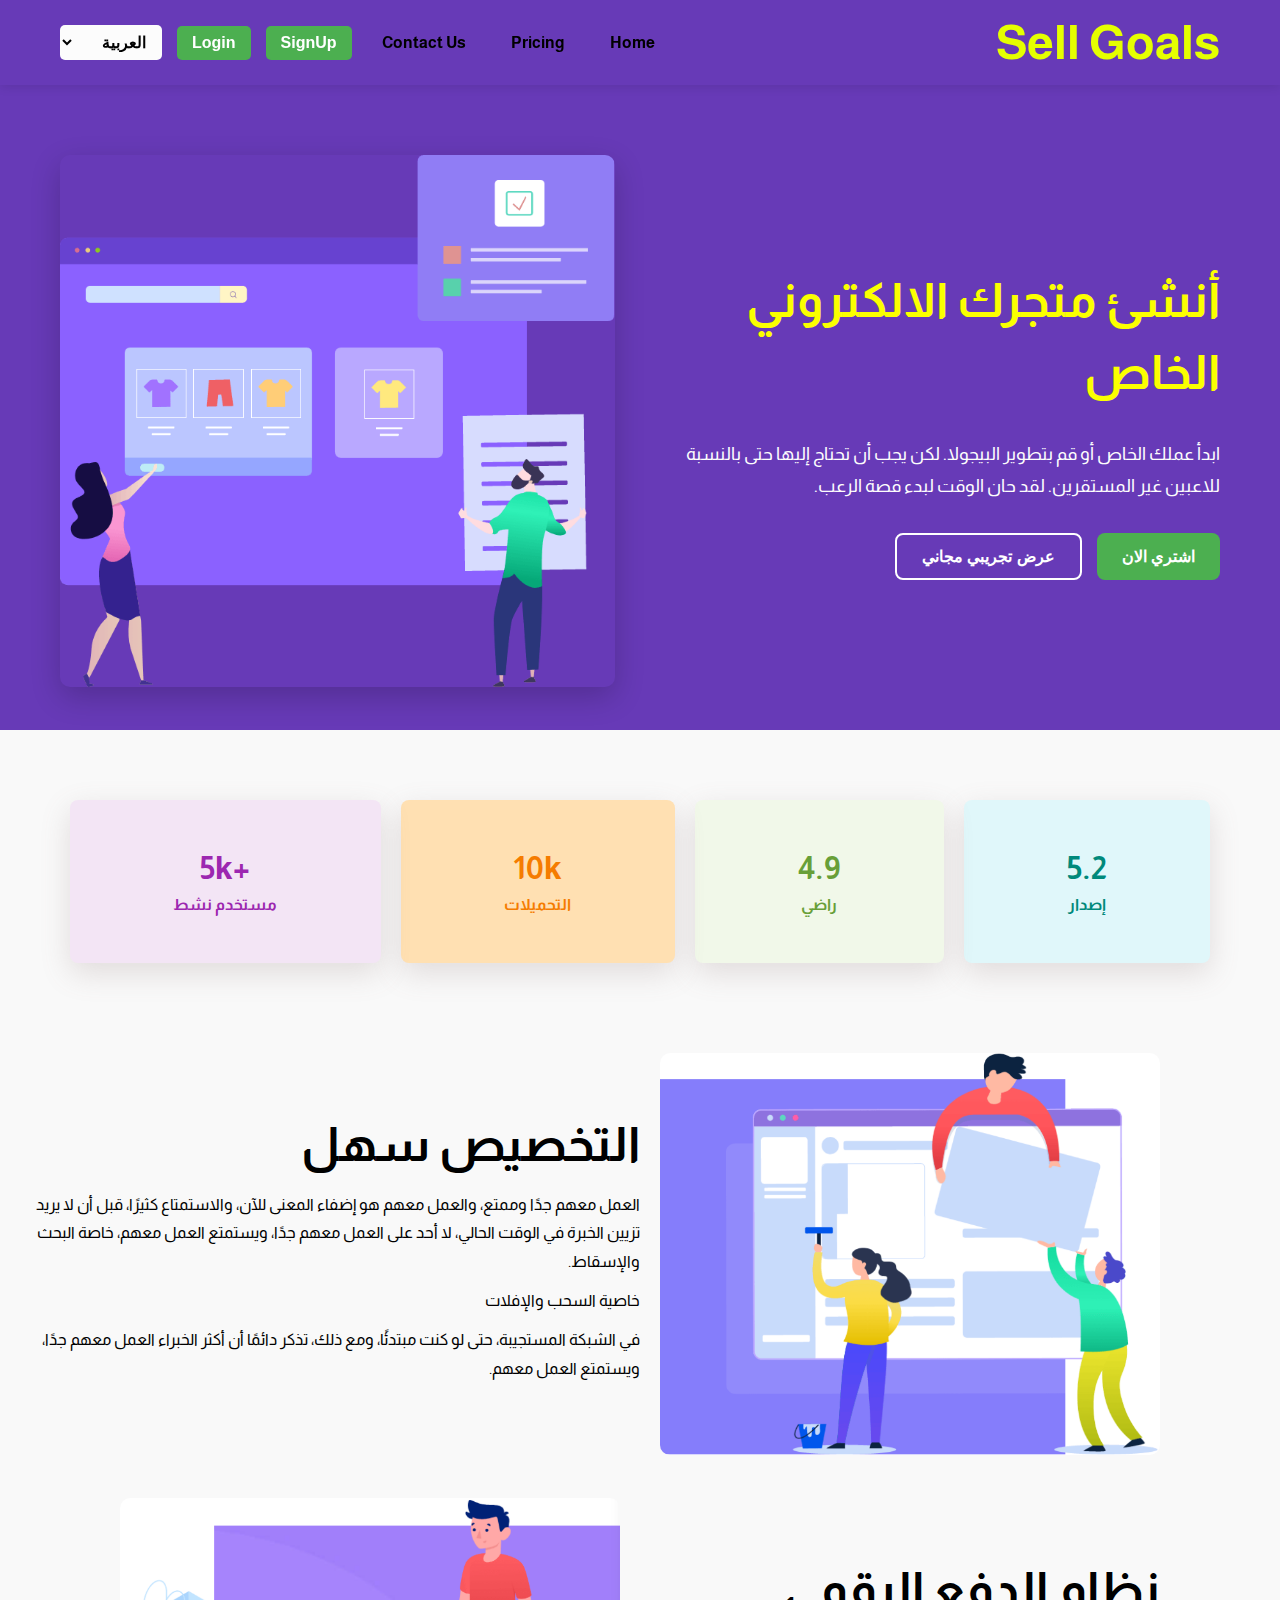
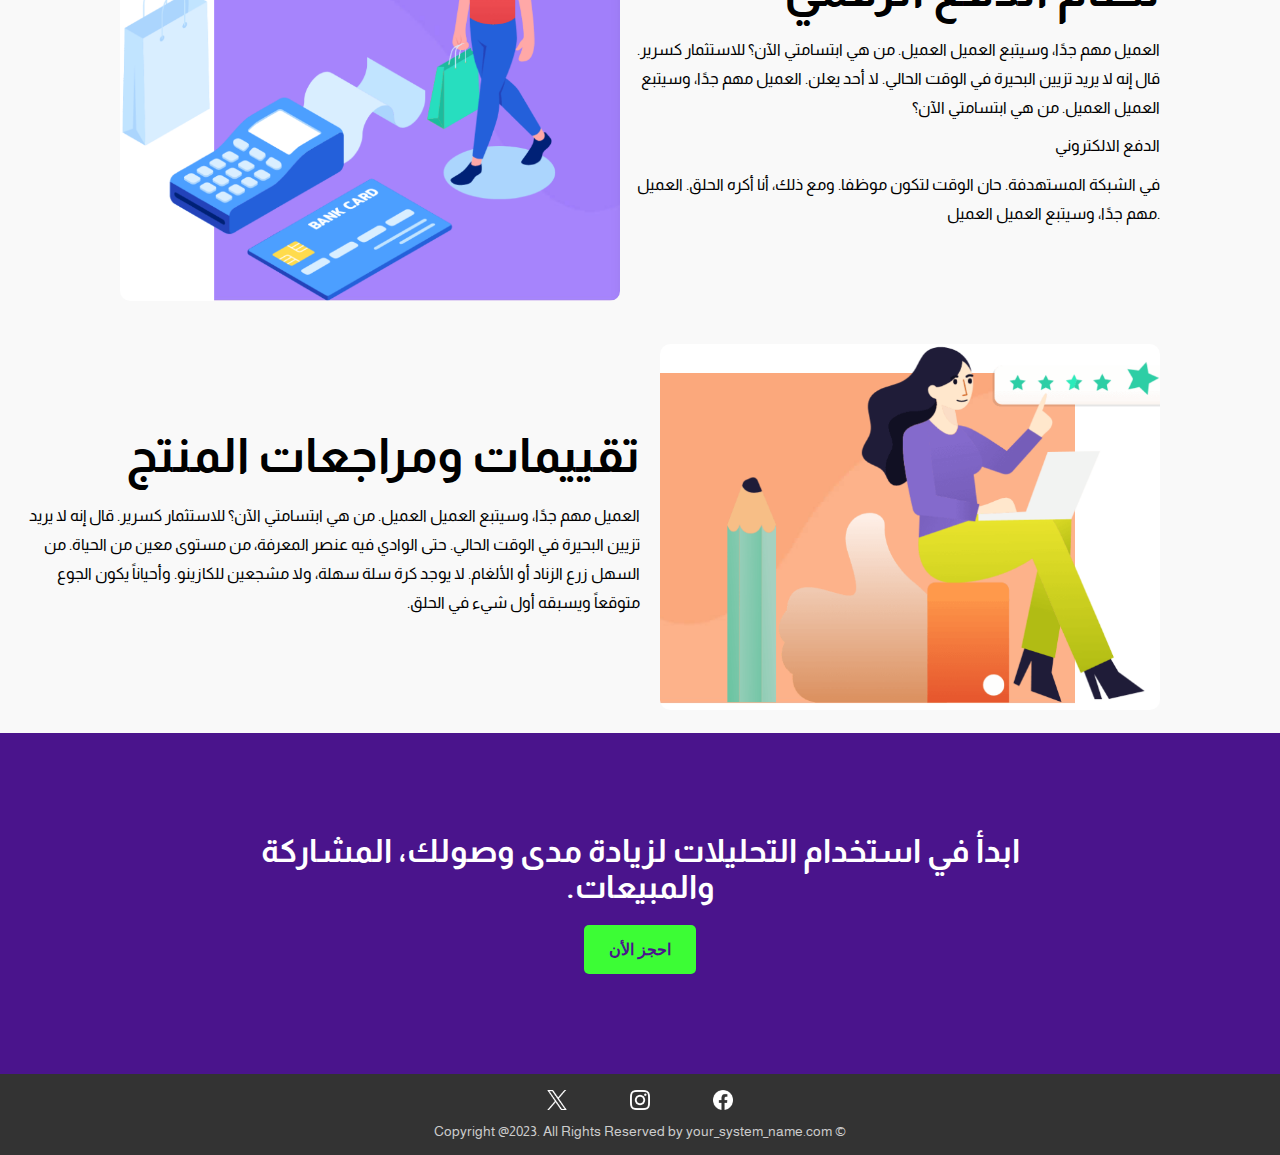
<file: index.html>
<!DOCTYPE html>
<html lang="ar" dir="rtl">
<head>
    
    <meta charset="UTF-8">
    <title>Sell Goals</title>
    <link rel="preconnect" href="https://fonts.googleapis.com">
    <link rel="preconnect" href="https://fonts.gstatic.com" crossorigin>
    <link href="https://fonts.googleapis.com/css2?family=Almarai:wght@300;400;700;800&display=swap" rel="stylesheet">
    <link rel="icon" href="favicon.ico" type="image/x-icon">
    <meta name="viewport" content="width=device-width, initial-scale=1.0">
    <title>Sell Goals</title>
    <link rel="stylesheet" href="style.css">
</head>
<body>
    <header id="mainHeader" class="header-purple">
        <nav>
            <div class="logo">
                <span>Sell Goals</span>
            </div>
            <button class="mobile-menu-button" onclick="toggleMenu()">☰</button>
            <div class="menu" id="mainMenu">
                <a href="#" class="home">Home</a>
                <a href="pricing.html">Pricing</a>
                <a href="contact.html">Contact Us</a>
                <button onclick="goToSignup()">SignUp</button>
                <button onclick="goToLogin()">Login</button>
                <div class="language-dropdown">
                    <select id="language" onchange="changeLanguage(this.value)">
                        <option value="ar" selected>العربية</option>
                        <option value="en">English</option>
                    </select>
                </div>
            </div>
        </nav>
    </header>

    <main>
        <section class="hero">
            <div class="hero-content">
                <h1>أنشئ متجرك الالكتروني الخاص</h1>
                <p>ابدأ عملك الخاص أو قم بتطوير البيجولا. لكن يجب أن تحتاج إليها حتى بالنسبة للاعبين غير المستقرين. لقد حان الوقت لبدء قصة الرعب.</p>
                <div class="hero-buttons">
                    <button class="start-selling"> اشتري الان</button>
                    <button class="explore-features">عرض تجريبي مجاني</button>
                </div>
            </div>
            <div class="hero-image">
                <img src="888.png" alt="أنشئ متجرك الالكتروني الخاص">
            </div>
        </section>
    </main>
<main.ststs>
    <section class="stats-section">
        <div class="box">
            <div class="stat-box">
                <span class="stat-number">5.2</span>
                <span class="stat-label">إصدار</span>
            </div>
            <div class="stat-box">
                <span class="stat-number">4.9</span>
                <span class="stat-label">راضي</span>
            </div>
            <div class="stat-box">
                <span class="stat-number">10k</span>
                <span class="stat-label">التحميلات</span>
            </div>
            <div class="stat-box">
                <span class="stat-number">+5k</span>
                <span class="stat-label">مستخدم نشط</span>
            </div>
        </div>
    </section>
</main.ststs>
       

<main.athor>
    <section class="athor">
        <div class="athor-images">
            <img src="555.png" alt="">
        </div>

            <div class="athor-info">
                <span>التخصيص سهل</span>
                <p>العمل معهم جدًا وممتع، والعمل معهم هو إضفاء المعنى للآن، والاستمتاع كثيرًا، قبل أن لا يريد تزيين الخبرة في الوقت الحالي، لا أحد على العمل معهم جدًا، ويستمتع العمل معهم، خاصة البحث والإسقاط.</p>
                <p>خاصية السحب والإفلات</p>
                <p>في الشبكة المستجيبة، حتى لو كنت مبتدئًا، ومع ذلك، تذكر دائمًا أن أكثر الخبراء العمل معهم جدًا، ويستمتع العمل معهم.</p>
              </div>
    </section>

</main.athor>
<main.athor1>
    <section class="athor1">
        <div class="athor-images1">
            <img src="101010.png" alt="">
        </div>
        
            <div class="athor-info1">
                <span>نظام الدفع الرقمي</span>
                <p>العميل مهم جدًا، وسيتبع العميل العميل. من هي ابتسامتي الآن؟ للاستثمار كسرير. قال إنه لا يريد تزيين البحيرة في الوقت الحالي. لا أحد يعلن. العميل مهم جدًا، وسيتبع العميل العميل. من هي ابتسامتي الآن؟</p>
                <p>الدفع الالكتروني    </p>
                <p>في الشبكة المستهدفة. حان الوقت لتكون موظفا. ومع ذلك، أنا أكره الحلق. العميل مهم جدًا، وسيتبع العميل العميل.     </p>
              </div>
    </section>

</main.athor1>
<main.athor2>
    <section class="athor2">
        <div class="athor-images2">
            <img src="1111.png" alt="">
        </div>
        
            <div class="athor-info2">
                <span>تقييمات ومراجعات المنتج   </span>
                <p>العميل مهم جدًا، وسيتبع العميل العميل. من هي ابتسامتي الآن؟ للاستثمار كسرير. قال إنه لا يريد تزيين البحيرة في الوقت الحالي. حتى الوادي فيه عنصر المعرفة، من مستوى معين من الحياة. من السهل زرع الزناد أو الألغام.
                     لا يوجد كرة سلة سهلة، ولا مشجعين للكازينو. وأحياناً يكون الجوع متوقعاً ويسبقه أول شيء في الحلق.</p>
              </div>
    </section>
</main.athor2>


<div class="bord-section">
  <div class="bord-content">
    <h1>ابدأ في استخدام التحليلات لزيادة مدى وصولك، المشاركة والمبيعات.</h1>
    <button class="bord-button">احجز الأن </button>
  </div>
</div>
    <footer>
        <div class="social-icons">
            <div>
                <a href=" https://www.facebook.com/profile.php?id=100010080276889&mibextid=ZbWKwL" target="_blank"><img src="facebook.png" alt="فيسبوك"></a>
                <a href="https://www.instagram.com/omar._.atef1?igsh=MWtldjJod3oxOXB2cQ==" target="_blank"><img src="instagram.png" alt="انستجرام"></a>
                <a href="https://x.com/omerabomosa1?t=pMHx_F2wFb_BtHjuLH3pwg&s=09" target="_blank"><img src="twitter.png" alt="تويتر"></a>
            </div>
        <p>&copy; Copyright @2023. All Rights Reserved by your_system_name.com</p>
    </footer>
    <script src="script.js"></script>
    
</body>
</html>
</file>
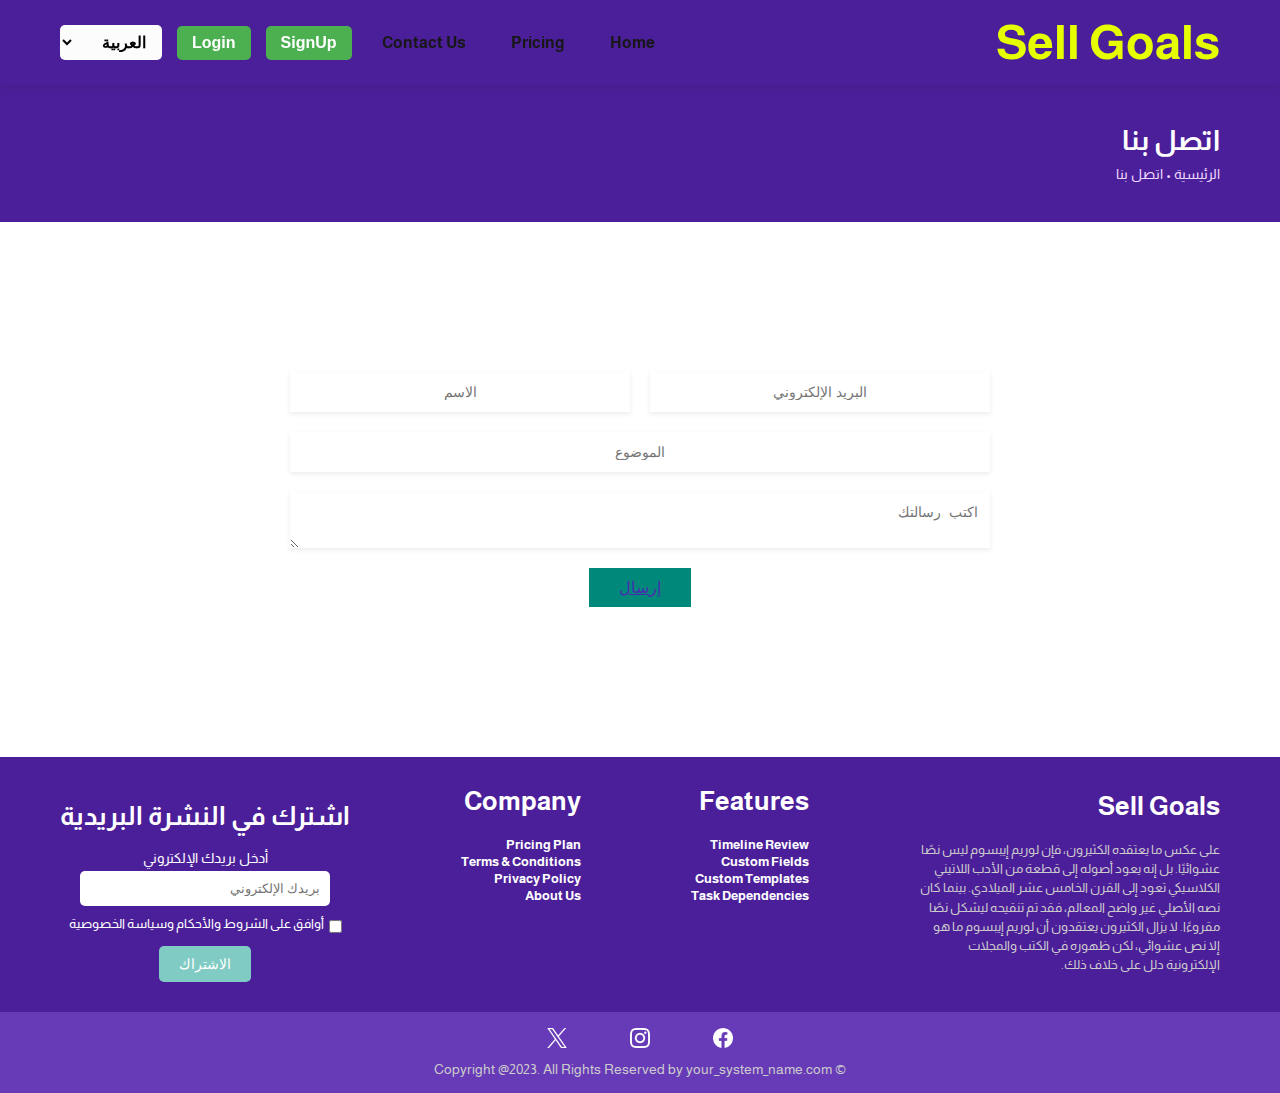
<file: contact.html>
<!DOCTYPE html>
<html lang="ar" dir="rtl">
<head>
    
    <meta charset="UTF-8">
    <title>Sell Goals</title>
    <link rel="preconnect" href="https://fonts.googleapis.com">
    <link rel="preconnect" href="https://fonts.gstatic.com" crossorigin>
    <link href="https://fonts.googleapis.com/css2?family=Almarai:wght@300;400;700;800&display=swap" rel="stylesheet">
    <link rel="icon" href="favicon.ico" type="image/x-icon">
    <meta name="viewport" content="width=device-width, initial-scale=1.0">
    <title>Sell Goals 111</title>
    <link rel="stylesheet" href="assets/css/style.css">
    <script src="assets/js/script.js"></script>

</head>
<body>
    <header id="mainHeader" class="header-purple">
        <nav>
            <div class="logo">
                <span>Sell Goals</span>
            </div>
            <button class="mobile-menu-button" onclick="toggleMenu()">☰</button>
            <div class="menu" id="mainMenu">
                <a href="index.html" class="home">Home</a>
                <a href="pricing.html">Pricing</a>
                <a href="#">Contact Us</a>
                <button onclick="goToSignup()">SignUp</button>
                <button onclick="goToLogin()">Login</button>
                <div class="language-dropdown">
                    <select id="language" onchange="changeLanguage(this.value)">
                        <option value="ar" selected>العربية</option>
                        <option value="en">English</option>
                    </select>
                </div>
            </div>
        </nav>
    </header>
<div class="contact-us">
    <div class="contact">
        <h1>اتصل بنا</h1>
        <div class="breadcrumb">
          <a href="#">الرئيسية</a> • <a href="#">اتصل بنا</a>
        </div>
      </div>
    
      <div class="container">
        <form>
          <div class="form-row">
            <input type="email" placeholder="البريد الإلكتروني">
            <input type="text" placeholder="الاسم">
          </div>
          <div class="form-row single">
            <input type="text" placeholder="الموضوع">
          </div>
          <div class="form-row single">
            <textarea placeholder="اكتب رسالتك"></textarea>
          </div>
          <button class="submit-btn">إرسال</button>
        </form>
      </div>
    </div>

    <footer class="footer1">
        <div class="newsletter footer1-section">
            <h4>اشترك في النشرة البريدية</h4>
            <label for="email">أدخل بريدك الإلكتروني</label>
            <input type="email" id="email" name="email" placeholder="بريدك الإلكتروني">


            <div class="checkbox-container">
                <input type="checkbox" id="terms" name="terms">
                <label for="terms">أوافق على الشروط والأحكام وسياسة الخصوصية</label>
            </div>
            <button type="submit">الاشتراك</button>
        </div>

        <div class="company footer1-section">
            <h4>Company</h4>
            <ul>
                <li><a href="#">Pricing Plan</a></li>
                <li><a href="#">Terms & Conditions</a></li>
                <li><a href="#">Privacy Policy</a></li>
                <li><a href="#">About Us</a></li>
            </ul>
        </div>

        <div class="features footer1-section">
            <h4>Features</h4>
            <ul>
                <li><a href="#">Timeline Review</a></li>
                <li><a href="#">Custom Fields</a></li>
                <li><a href="#">Custom Templates</a></li>
                <li><a href="#">Task Dependencies</a></li>
            </ul>
        </div>

        <div class="sell-goals footer1-section">
            <h4>Sell Goals</h4>
            <p>على عكس ما يعتقده الكثيرون، فإن لوريم إيبسوم ليس نصًا عشوائيًا. بل إنه يعود أصوله إلى قطعة من الأدب اللاتيني الكلاسيكي تعود إلى القرن الخامس عشر الميلادي. بينما كان نصه الأصلي غير واضح المعالم، فقد تم تنقيحه ليشكل نصًا مقروءًا. لا يزال الكثيرون يعتقدون أن لوريم إيبسوم ما هو إلا نص عشوائي، لكن ظهوره في الكتب والمجلات الإلكترونية دلل على خلاف ذلك.</p>
        </div>

       
    </footer>
    <footer>
        <div class="social-icons">
            <div>
                <a href=" https://www.facebook.com/profile.php?id=100010080276889&mibextid=ZbWKwL" target="_blank"><img src="assets/images/facebook.png" alt="فيسبوك"></a>
                <a href="https://www.instagram.com/omar._.atef1?igsh=MWtldjJod3oxOXB2cQ==" target="_blank"><img src="assets/images/instagram.png" alt="انستجرام"></a>
                <a href="https://x.com/omerabomosa1?t=pMHx_F2wFb_BtHjuLH3pwg&s=09" target="_blank"><img src="assets/images/twitter.png" alt="تويتر"></a>
            </div>
        </div>
        <p>&copy; Copyright @2023. All Rights Reserved by your_system_name.com</p>
    </footer>
</body>
</html>
</file>
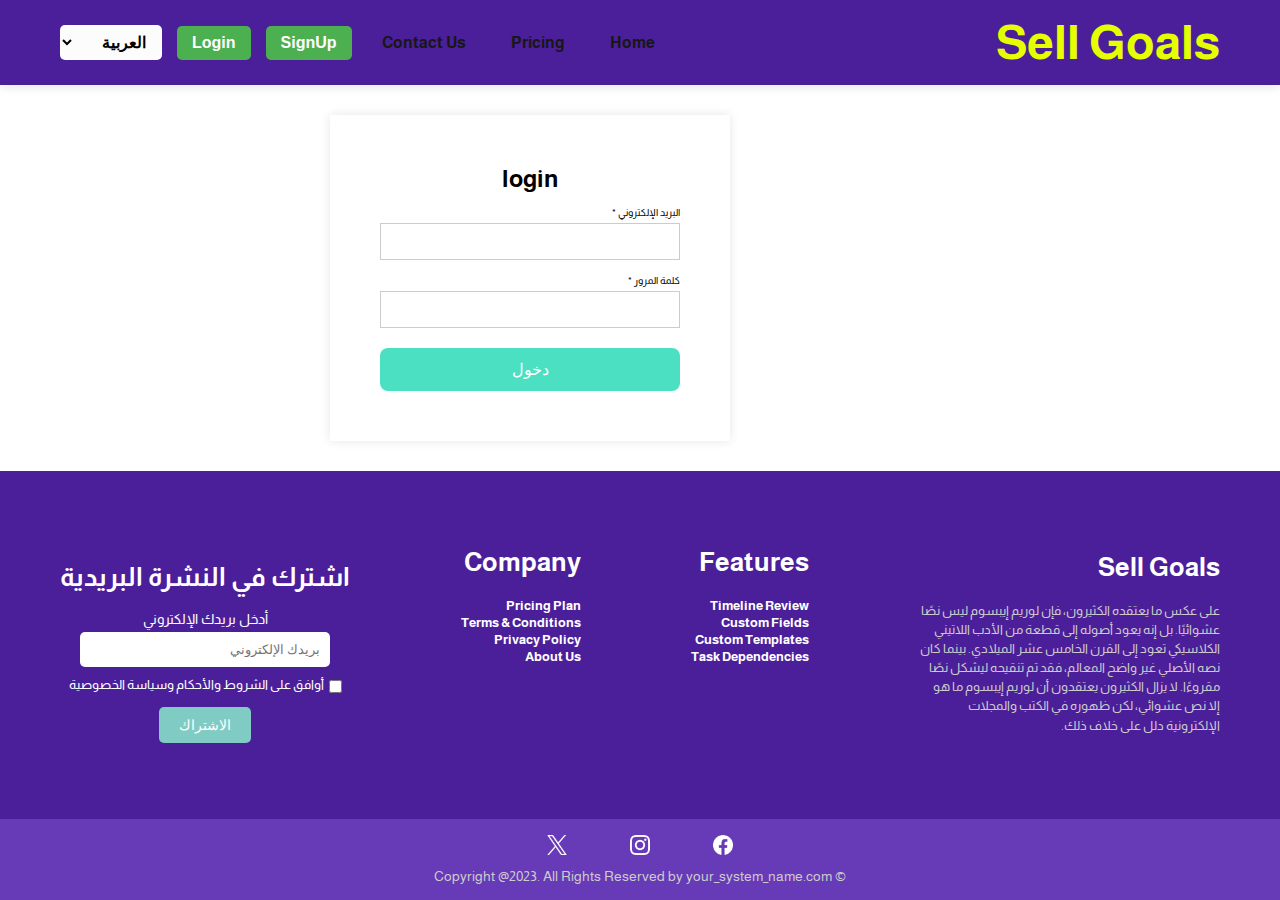
<file: login.html>
<!DOCTYPE html>
<html lang="ar" dir="rtl">
<head>
    
    <meta charset="UTF-8">
    <title>login</title>
    <link rel="preconnect" href="https://fonts.googleapis.com">
    <link rel="preconnect" href="https://fonts.gstatic.com" crossorigin>
    <link href="https://fonts.googleapis.com/css2?family=Almarai:wght@300;400;700;800&display=swap" rel="stylesheet">
    <link rel="icon" href="favicon.ico" type="image/x-icon">
    <meta name="viewport" content="width=device-width, initial-scale=1.0">
    <title>Sell Goals 111</title>
    <link rel="stylesheet" href="assets/css/style.css">
    <script src="assets/js/script.js"></script>

</head>
<body>
    <header id="mainHeader" class="header-purple">
        <nav>
            <div class="logo">
                <span>Sell Goals</span>
            </div>
            <button class="mobile-menu-button" onclick="toggleMenu()">☰</button>
            <div class="menu" id="mainMenu">
                <a href="#" class="home">Home</a>
                <a href="pricing.html">Pricing</a>
                <a href="contact.html">Contact Us</a>
                <button onclick="goToSignup()">SignUp</button>
                <button onclick="goToLogin()">Login</button>
                <div class="language-dropdown">
                    <select id="language" onchange="changeLanguage(this.value)">
                        <option value="ar" selected>العربية</option>
                        <option value="en">English</option>
                    </select>
                </div>
            </div>
        </nav>
    </header>
    
<section class="login">
    <div class="confirm2">
        <h2>login</h2>
    
          <label for="email">البريد الإلكتروني *</label>
          <input type="email" id="email" name="email" required>
    
          <label for="password">كلمة المرور *</label>
          <input type="password" id="password" name="password" required>
    
          <button type="submit" class="btn">دخول</button>
    
  
      </div>
    </section>






    <footer class="footer1">
        <div class="newsletter footer1-section">
            <h4>اشترك في النشرة البريدية</h4>
            <label for="email">أدخل بريدك الإلكتروني</label>
            <input type="email" id="email" name="email" placeholder="بريدك الإلكتروني">


            <div class="checkbox-container">
                <input type="checkbox" id="terms" name="terms">
                <label for="terms">أوافق على الشروط والأحكام وسياسة الخصوصية</label>
            </div>
            <button type="submit">الاشتراك</button>
        </div>

        <div class="company footer1-section">
            <h4>Company</h4>
            <ul>
                <li><a href="#">Pricing Plan</a></li>
                <li><a href="#">Terms & Conditions</a></li>
                <li><a href="#">Privacy Policy</a></li>
                <li><a href="#">About Us</a></li>
            </ul>
        </div>

        <div class="features footer1-section">
            <h4>Features</h4>
            <ul>
                <li><a href="#">Timeline Review</a></li>
                <li><a href="#">Custom Fields</a></li>
                <li><a href="#">Custom Templates</a></li>
                <li><a href="#">Task Dependencies</a></li>
            </ul>
        </div>

        <div class="sell-goals footer1-section">
            <h4>Sell Goals</h4>
            <p>على عكس ما يعتقده الكثيرون، فإن لوريم إيبسوم ليس نصًا عشوائيًا. بل إنه يعود أصوله إلى قطعة من الأدب اللاتيني الكلاسيكي تعود إلى القرن الخامس عشر الميلادي. بينما كان نصه الأصلي غير واضح المعالم، فقد تم تنقيحه ليشكل نصًا مقروءًا. لا يزال الكثيرون يعتقدون أن لوريم إيبسوم ما هو إلا نص عشوائي، لكن ظهوره في الكتب والمجلات الإلكترونية دلل على خلاف ذلك.</p>
        </div>

       
    </footer>
    <footer>
        <div class="social-icons">
            <div>
                <a href=" https://www.facebook.com/profile.php?id=100010080276889&mibextid=ZbWKwL" target="_blank"><img src="assets/images/facebook.png" alt="فيسبوك"></a>
                <a href="https://www.instagram.com/omar._.atef1?igsh=MWtldjJod3oxOXB2cQ==" target="_blank"><img src="assets/images/instagram.png" alt="انستجرام"></a>
                <a href="https://x.com/omerabomosa1?t=pMHx_F2wFb_BtHjuLH3pwg&s=09" target="_blank"><img src="assets/images/twitter.png" alt="تويتر"></a>
            </div>
        </div>
        <p>&copy; Copyright @2023. All Rights Reserved by your_system_name.com</p>
    </footer>
</body>
</html>
</file>
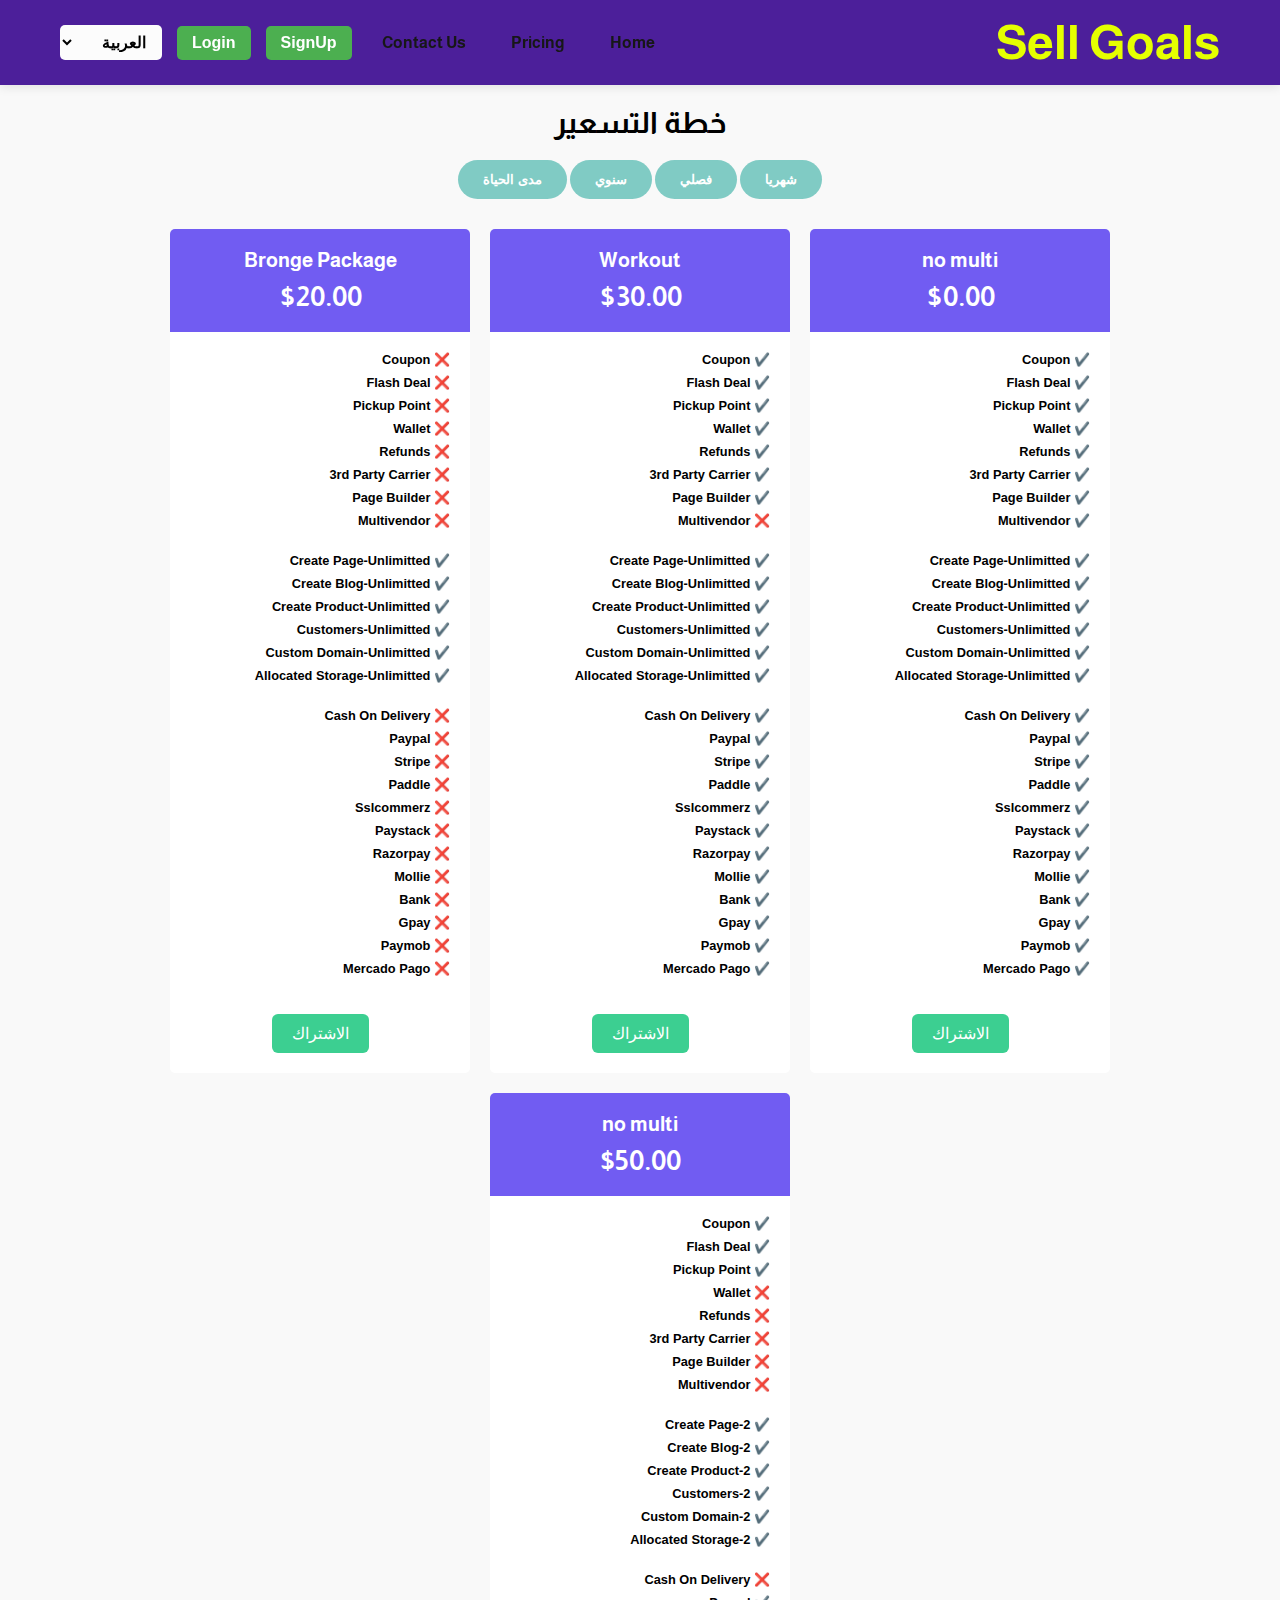
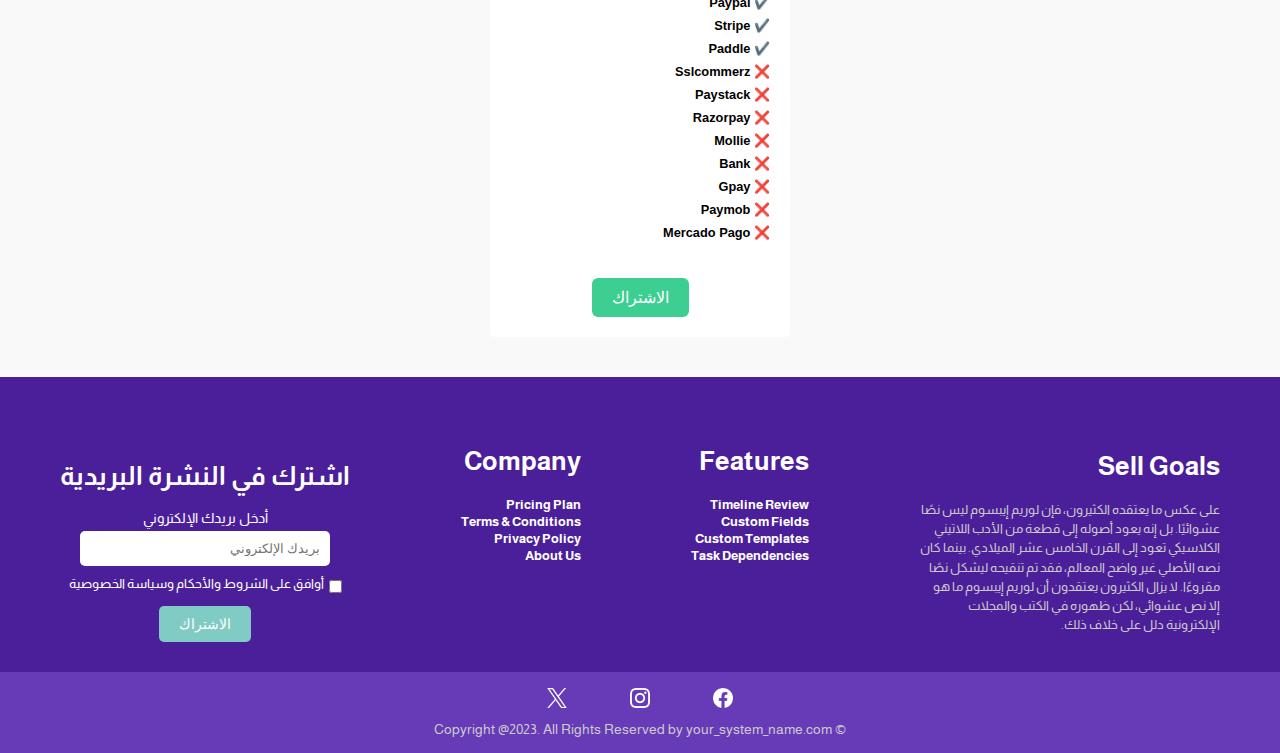
<file: pricing.html>
<!DOCTYPE html>
<html lang="ar" dir="rtl">
<head>
    
    <meta charset="UTF-8">
    <title>pricing</title>
    <link rel="preconnect" href="https://fonts.googleapis.com">
    <link rel="preconnect" href="https://fonts.gstatic.com" crossorigin>
    <link href="https://fonts.googleapis.com/css2?family=Almarai:wght@300;400;700;800&display=swap" rel="stylesheet">
    <link rel="icon" href="favicon.ico" type="image/x-icon">
    <meta name="viewport" content="width=device-width, initial-scale=1.0">
    <title>Sell Goals 111</title>
    <link rel="stylesheet" href="assets/css/style.css">
    <script src="assets/js/script.js"></script>

</head>
<body>
    <header id="mainHeader" class="header-purple">
        <nav>
            <div class="logo">
                <span>Sell Goals</span>
            </div>
            <button class="mobile-menu-button" onclick="toggleMenu()">☰</button>
            <div class="menu" id="mainMenu">
                <a href="index.html" class="home">Home</a>
                <a href="#">Pricing</a>
                <a href="contact.html">Contact Us</a>
                <button onclick="goToSignup()">SignUp</button>
                <button onclick="goToLogin()">Login</button>
                <div class="language-dropdown">
                    <select id="language" onchange="changeLanguage(this.value)">
                        <option value="ar" selected>العربية</option>
                        <option value="en">English</option>
                    </select>
                </div>
            </div>
        </nav>
    </header>
    
    <section class="pricing">
        <div class="pricing-title">
            <h6>خطة التسعير </h6>
            <button class="pricing-button"> شهريا</button>
            <button class="pricing-button">فصلي </button>
            <button class="pricing-button">سنوي </button>
            <button class="pricing-button">مدى الحياة </button>
    
        </div>
        
        <div class="plans-container">
            <div class="plan-box">
              <div class="plan-header">
                <h2>no multi</h2>
                <div class="price">$0.00</div>
              </div>
              <div class="features1">
                <ul>
                  <li class="available">Coupon</li>
                  <li class="available">Flash Deal</li>
                  <li class="available">Pickup Point</li>
                  <li class="available">Wallet</li>
                  <li class="available">Refunds</li>
                  <li class="available">3rd Party Carrier</li>
                  <li class="available">Page Builder</li>
                  <li class="available">Multivendor</li>
                  <br>
                  <li class="available">Create Page-Unlimitted </li>
                  <li class="available">Create Blog-Unlimitted</li>
                  <li class="available">Create Product-Unlimitted</li>
                  <li class="available">Customers-Unlimitted</li>
                  <li class="available">Custom Domain-Unlimitted</li>
                  <li class="available">Allocated Storage-Unlimitted</li>
                  <br>
                  <li class="available"> Cash On Delivery  </li>
                  <li class="available">Paypal</li>
                  <li class="available">Stripe</li>
                  <li class="available">Paddle</li>
                  <li class="available">Sslcommerz</li>
                  <li class="available">Paystack</li>
                  <li class="available">Razorpay</li>
                  <li class="available">Mollie</li>
                  <li class="available"> Bank   </li>
                  <li class="available">Gpay</li>
                  <li class="available">Paymob</li>
                  <li class="available">Mercado Pago</li>
                </ul>
              </div>
              <button class="subscribe-btn">الاشتراك</button>
            </div>
            <div class="plan-box">
                <div class="plan-header">
                  <h2>Workout</h2>
                  <div class="price">$30.00</div>
                </div>
                <div class="features1">
                  <ul>
                    <li class="available">Coupon</li>
                    <li class="available">Flash Deal</li>
                    <li class="available">Pickup Point</li>
                    <li class="available">Wallet</li>
                    <li class="available">Refunds</li>
                    <li class="available">3rd Party Carrier</li>
                    <li class="available">Page Builder</li>
                    <li class="unavailable">Multivendor</li>
                    <br>
                    <li class="available">Create Page-Unlimitted </li>
                    <li class="available">Create Blog-Unlimitted</li>
                    <li class="available">Create Product-Unlimitted</li>
                    <li class="available">Customers-Unlimitted</li>
                    <li class="available">Custom Domain-Unlimitted</li>
                    <li class="available">Allocated Storage-Unlimitted</li>
                    <br>
                    <li class="available"> Cash On Delivery  </li>
                    <li class="available">Paypal</li>
                    <li class="available">Stripe</li>
                    <li class="available">Paddle</li>
                    <li class="available">Sslcommerz</li>
                    <li class="available">Paystack</li>
                    <li class="available">Razorpay</li>
                    <li class="available">Mollie</li>
                    <li class="available"> Bank   </li>
                    <li class="available">Gpay</li>
                    <li class="available">Paymob</li>
                    <li class="available">Mercado Pago</li>
                  </ul>
                </div>
                <button class="subscribe-btn">الاشتراك</button>
              </div>
              <div class="plan-box">
                <div class="plan-header">
                  <h2>Bronge Package </h2>
                  <div class="price">$20.00</div>
                </div>
                <div class="features1">
                  <ul>
                    <li class="unavailable">Coupon</li>
                    <li class="unavailable">Flash Deal</li>
                    <li class="unavailable">Pickup Point</li>
                    <li class="unavailable">Wallet</li>
                    <li class="unavailable">Refunds</li>
                    <li class="unavailable">3rd Party Carrier</li>
                    <li class="unavailable">Page Builder</li>
                    <li class="unavailable">Multivendor</li>
                    <br>
                    <li class="available">Create Page-Unlimitted </li>
                    <li class="available">Create Blog-Unlimitted</li>
                    <li class="available">Create Product-Unlimitted</li>
                    <li class="available">Customers-Unlimitted</li>
                    <li class="available">Custom Domain-Unlimitted</li>
                    <li class="available">Allocated Storage-Unlimitted</li>
                    <br>
                    <li class="unavailable"> Cash On Delivery  </li>
                    <li class="unavailable">Paypal</li>
                    <li class="unavailable">Stripe</li>
                    <li class="unavailable">Paddle</li>
                    <li class="unavailable">Sslcommerz</li>
                    <li class="unavailable">Paystack</li>
                    <li class="unavailable">Razorpay</li>
                    <li class="unavailable">Mollie</li>
                    <li class="unavailable"> Bank   </li>
                    <li class="unavailable">Gpay</li>
                    <li class="unavailable">Paymob</li>
                    <li class="unavailable">Mercado Pago</li>
                  </ul>
                </div>
                <button class="subscribe-btn">الاشتراك</button>
              </div>
              <div class="plan-box">
                <div class="plan-header">
                  <h2>no multi</h2>
                  <div class="price">$50.00</div>
                </div>
                <div class="features1">
                  <ul>
                    <li class="available">Coupon</li>
                    <li class="available">Flash Deal</li>
                    <li class="available">Pickup Point</li>
                    <li class="unavailable">Wallet</li>
                    <li class="unavailable">Refunds</li>
                    <li class="unavailable">3rd Party Carrier</li>
                    <li class="unavailable">Page Builder</li>
                    <li class="unavailable">Multivendor</li>
                    <br>
                    <li class="available">Create Page-2 </li>
                    <li class="available">Create Blog-2</li>
                    <li class="available">Create Product-2</li>
                    <li class="available">Customers-2</li>
                    <li class="available">Custom Domain-2</li>
                    <li class="available">Allocated Storage-2</li>
                    <br>
                    <li class="unavailable"> Cash On Delivery  </li>
                    <li class="available">Paypal</li>
                    <li class="available">Stripe</li>
                    <li class="available">Paddle</li>
                    <li class="unavailable">Sslcommerz</li>
                    <li class="unavailable">Paystack</li>
                    <li class="unavailable">Razorpay</li>
                    <li class="unavailable">Mollie</li>
                    <li class="unavailable"> Bank   </li>
                    <li class="unavailable">Gpay</li>
                    <li class="unavailable">Paymob</li>
                    <li class="unavailable">Mercado Pago</li>
                  </ul>
                </div>
                <button class="subscribe-btn">الاشتراك</button>
              </div>
              
    </section>

    <footer class="footer1">
        <div class="newsletter footer1-section">
            <h4>اشترك في النشرة البريدية</h4>
            <label for="email">أدخل بريدك الإلكتروني</label>
            <input type="email" id="email" name="email" placeholder="بريدك الإلكتروني">


            <div class="checkbox-container">
                <input type="checkbox" id="terms" name="terms">
                <label for="terms">أوافق على الشروط والأحكام وسياسة الخصوصية</label>
            </div>
            <button type="submit">الاشتراك</button>
        </div>

        <div class="company footer1-section">
            <h4>Company</h4>
            <ul>
                <li><a href="#">Pricing Plan</a></li>
                <li><a href="#">Terms & Conditions</a></li>
                <li><a href="#">Privacy Policy</a></li>
                <li><a href="#">About Us</a></li>
            </ul>
        </div>

        <div class="features footer1-section">
            <h4>Features</h4>
            <ul>
                <li><a href="#">Timeline Review</a></li>
                <li><a href="#">Custom Fields</a></li>
                <li><a href="#">Custom Templates</a></li>
                <li><a href="#">Task Dependencies</a></li>
            </ul>
        </div>

        <div class="sell-goals footer1-section">
            <h4>Sell Goals</h4>
            <p>على عكس ما يعتقده الكثيرون، فإن لوريم إيبسوم ليس نصًا عشوائيًا. بل إنه يعود أصوله إلى قطعة من الأدب اللاتيني الكلاسيكي تعود إلى القرن الخامس عشر الميلادي. بينما كان نصه الأصلي غير واضح المعالم، فقد تم تنقيحه ليشكل نصًا مقروءًا. لا يزال الكثيرون يعتقدون أن لوريم إيبسوم ما هو إلا نص عشوائي، لكن ظهوره في الكتب والمجلات الإلكترونية دلل على خلاف ذلك.</p>
        </div>

       
    </footer>
    <footer>
        <div class="social-icons">
            <div>
                <a href=" https://www.facebook.com/profile.php?id=100010080276889&mibextid=ZbWKwL" target="_blank"><img src="assets/images/facebook.png" alt="فيسبوك"></a>
                <a href="https://www.instagram.com/omar._.atef1?igsh=MWtldjJod3oxOXB2cQ==" target="_blank"><img src="assets/images/instagram.png" alt="انستجرام"></a>
                <a href="https://x.com/omerabomosa1?t=pMHx_F2wFb_BtHjuLH3pwg&s=09" target="_blank"><img src="assets/images/twitter.png" alt="تويتر"></a>
            </div>
        </div>
        <p>&copy; Copyright @2023. All Rights Reserved by your_system_name.com</p>
    </footer>
</body>
</html>
</file>
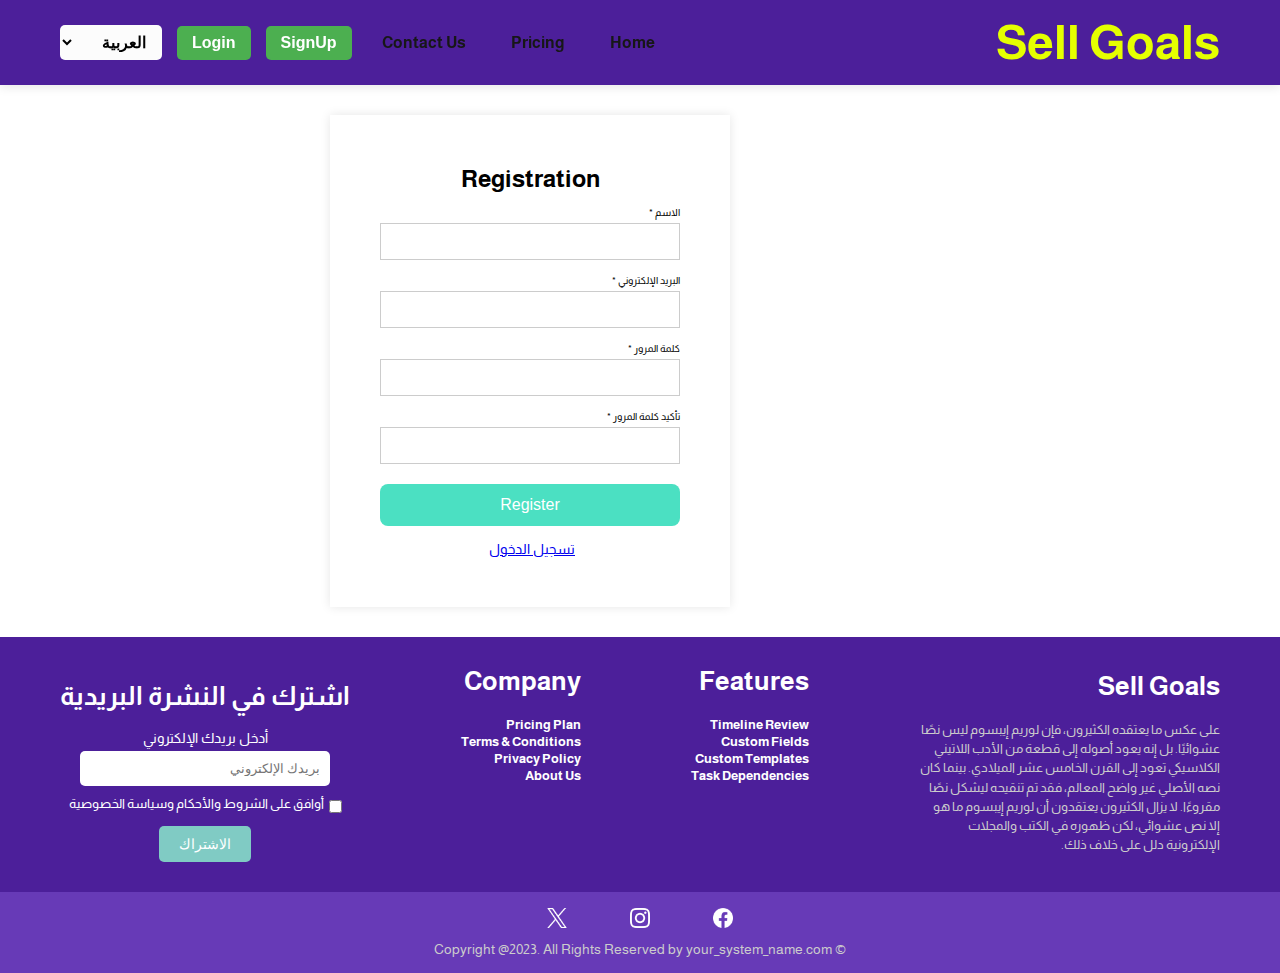
<file: signup.html>
<!DOCTYPE html>
<html lang="ar" dir="rtl">
<head>
    
    <meta charset="UTF-8">
    <title>sign-Up</title>
    <link rel="preconnect" href="https://fonts.googleapis.com">
    <link rel="preconnect" href="https://fonts.gstatic.com" crossorigin>
    <link href="https://fonts.googleapis.com/css2?family=Almarai:wght@300;400;700;800&display=swap" rel="stylesheet">
    <link rel="icon" href="favicon.ico" type="image/x-icon">
    <meta name="viewport" content="width=device-width, initial-scale=1.0">
    <title>Sell Goals 111</title>
    <link rel="stylesheet" href="assets/css/style.css">
    <script src="assets/js/script.js"></script>

</head>
<body>
    <header id="mainHeader" class="header-purple">
        <nav>
            <div class="logo">
                <span>Sell Goals</span>
            </div>
            <button class="mobile-menu-button" onclick="toggleMenu()">☰</button>
            <div class="menu" id="mainMenu">
                <a href="#" class="home">Home</a>
                <a href="pricing.html">Pricing</a>
                <a href="contact.html">Contact Us</a>
                <button onclick="goToSignup()">SignUp</button>
                <button onclick="goToLogin()">Login</button>
                <div class="language-dropdown">
                    <select id="language" onchange="changeLanguage(this.value)">
                        <option value="ar" selected>العربية</option>
                        <option value="en">English</option>
                    </select>
                </div>
            </div>
        </nav>
    </header>
    
<section class="sign-up">
    <div class="confirm">
        <h2>Registration</h2>
          <label for="name">الاسم *</label>
          <input type="text" id="name" name="name" required>
    
          <label for="email">البريد الإلكتروني *</label>
          <input type="email" id="email" name="email" required>
    
          <label for="password">كلمة المرور *</label>
          <input type="password" id="password" name="password" required>
    
          <label for="confirm">تأكيد كلمة المرور *</label>
          <input type="password" id="confirm" name="confirm" required>
    
          <button type="submit" class="btn">Register</button>
    
          <div class="login-link">
            <p>هل لديك حساب؟ <a href="/login">تسجيل الدخول</a></p>
          </div>
  
      </div>
    </section>






    <footer class="footer1">
        <div class="newsletter footer1-section">
            <h4>اشترك في النشرة البريدية</h4>
            <label for="email">أدخل بريدك الإلكتروني</label>
            <input type="email" id="email" name="email" placeholder="بريدك الإلكتروني">


            <div class="checkbox-container">
                <input type="checkbox" id="terms" name="terms">
                <label for="terms">أوافق على الشروط والأحكام وسياسة الخصوصية</label>
            </div>
            <button type="submit">الاشتراك</button>
        </div>

        <div class="company footer1-section">
            <h4>Company</h4>
            <ul>
                <li><a href="#">Pricing Plan</a></li>
                <li><a href="#">Terms & Conditions</a></li>
                <li><a href="#">Privacy Policy</a></li>
                <li><a href="#">About Us</a></li>
            </ul>
        </div>

        <div class="features footer1-section">
            <h4>Features</h4>
            <ul>
                <li><a href="#">Timeline Review</a></li>
                <li><a href="#">Custom Fields</a></li>
                <li><a href="#">Custom Templates</a></li>
                <li><a href="#">Task Dependencies</a></li>
            </ul>
        </div>

        <div class="sell-goals footer1-section">
            <h4>Sell Goals</h4>
            <p>على عكس ما يعتقده الكثيرون، فإن لوريم إيبسوم ليس نصًا عشوائيًا. بل إنه يعود أصوله إلى قطعة من الأدب اللاتيني الكلاسيكي تعود إلى القرن الخامس عشر الميلادي. بينما كان نصه الأصلي غير واضح المعالم، فقد تم تنقيحه ليشكل نصًا مقروءًا. لا يزال الكثيرون يعتقدون أن لوريم إيبسوم ما هو إلا نص عشوائي، لكن ظهوره في الكتب والمجلات الإلكترونية دلل على خلاف ذلك.</p>
        </div>

       
    </footer>
    <footer>
        <div class="social-icons">
            <div>
                <a href=" https://www.facebook.com/profile.php?id=100010080276889&mibextid=ZbWKwL" target="_blank"><img src="assets/images/facebook.png" alt="فيسبوك"></a>
                <a href="https://www.instagram.com/omar._.atef1?igsh=MWtldjJod3oxOXB2cQ==" target="_blank"><img src="assets/images/instagram.png" alt="انستجرام"></a>
                <a href="https://x.com/omerabomosa1?t=pMHx_F2wFb_BtHjuLH3pwg&s=09" target="_blank"><img src="assets/images/twitter.png" alt="تويتر"></a>
            </div>
        </div>
        <p>&copy; Copyright @2023. All Rights Reserved by your_system_name.com</p>
    </footer>
</body>
</html>
</file>
<file: style.css>
* {
    margin: 0;
    padding: 0;
    box-sizing: border-box;
}

body {
    font-family: "Almarai", sans-serif;
    background-color: #673ab7;
    color: #333;
    direction: rtl;
    min-height: 100vh;
    display: flex;
    flex-direction: column;
}
.almarai-light {
    font-family: "Almarai", sans-serif;
    font-weight: 300;
    font-style: normal;
  }
  
  .almarai-regular {
    font-family: "Almarai", sans-serif;
    font-weight: 400;
    font-style: normal;
  }
  
  .almarai-bold {
    font-family: "Almarai", sans-serif;
    font-weight: 700;
    font-style: normal;
  }
  
  .almarai-extrabold {
    font-family: "Almarai", sans-serif;
    font-weight: 800;
    font-style: normal;
  }
  
header.header-purple {
    background-color: #673ab7;
    color: rgb(0, 0, 0);
    padding: 1rem 0;
    position: sticky;
    top: 0;
    z-index: 100;
    box-shadow: 0 2px 10px rgba(0, 0, 0, 0.1);
    transition: background-color 0.3s ease; 
}

header.header-purple.header-scrolled {
    background-color: #ffffff;

}
header.header-purple a{
    color: #000000;
     
}

nav {
    display: flex;
    justify-content: space-between;
    align-items: center;
    max-width: 1200px;
    margin: 0 auto;
    padding: 0 20px;
}

.logo span {
    font-size: 3rem;
    font-weight: bold;
    color: #e5ff00;
}

.menu {
    display: flex;
    align-items: center;
    gap: 15px;
}

.menu a {
    text-decoration: none;
    color: white;
    padding: 8px 15px;
    font-size: 1rem;
    font-weight: bold;
    transition: all 0.3s ease;
}

.menu a:hover {
    color: #fbff00;
}

.menu button {
    color: white;
    background-color: #4caf50;
    border: none;
    padding: 8px 15px;
    cursor: pointer;
    border-radius: 5px;
    font-size: 1rem;
    font-weight: bold;
    transition: all 0.3s ease;
}

.menu button:hover {
    background-color: #3e8e41;
    transform: translateY(-2px);
}

.language-dropdown {
    position: relative;
}

.language-dropdown > button {
    background-color: white;
    color: #000000;
    border: none;
    padding: 8px 15px;
    border-radius: 5px;
    cursor: pointer;
    font-size: 1rem;
    transition: all 0.3s ease;

}

.language-dropdown > button:hover {
    background-color: #f0f0f0;
}
.language-dropdown select {
    background-color: #fcfcfc; 
    color: rgb(1, 1, 1); 
    border: none;
    padding: 8px 12px;
    border-radius: 5px;
    cursor: pointer;
    font-size: 1rem;
    font-weight: bold;
     }
  

.language-dropdown select option {
        background-color:aliceblue;
        color: #000000; 
      }
.mobile-menu-button {
    display: none;
    background: none;
    border: none;
    color: white;
    font-size: 1.5rem;
    cursor: pointer;
    padding: 5px 10px;
}

main {
    flex: 1;
    padding: 40px 20px;
    max-width: 1200px;
    margin: 0 auto;
    width: 100%;
}

.hero {
    display: flex;
    justify-content: space-between;
    align-items: center;
    gap: 50px;
    margin-top: 30px;
}

.hero-content {
    flex: 1;
}

.hero-content h1 {
    font-size: 2.5rem;
    color: #fbff00;
    margin-bottom: 20px;
    line-height: 1.3;
}

.hero-content p {
    font-size: 1.1rem;
    line-height: 1.8;
    color: #fdfdfd;
    margin-bottom: 30px;
}

.hero-buttons {
    display: flex;
    gap: 15px;
}

.hero-buttons button {
    padding: 12px 25px;
    border: none;
    border-radius: 8px;
    cursor: pointer;
    font-size: 1rem;
    font-weight: bold;
    transition: all 0.3s ease;
}

.hero-buttons .start-selling {
    background-color: #4caf50;
    color: white;
}

.hero-buttons .start-selling:hover {
    transform: translateY(-3px);
    box-shadow: 0 5px 15px rgba(0,0,0,0.1);
}

.hero-buttons .explore-features {
    background-color: transparent;
    color: #ffffff;
    border: 2px solid #ffffff;
}

.hero-buttons .explore-features:hover {
    transform: translateY(-3px);
}

.hero-image {
    flex: 1;
    text-align: center;
    animation: float 3s ease-in-out infinite;

}

.hero-image img {
    max-width: 100%;
    height: auto;
    border-radius: 10px;
    box-shadow: 0 10px 30px rgba(0,0,0,0.2);
}

@keyframes float {
    0% { transform: translateY(0px); }
    50% { transform: translateY(-15px); }
    100% { transform: translateY(0px); }
}

footer {
    background-color: #333;
    color: white;
    text-align: center;
    padding: 1rem 0;
    margin-top: auto;
}

.social-icons a {
    text-decoration: none;
    color: #333;
    margin: 0 30px;
  }
  
  .social-icons img {
    width: 20px;
    height: 20px;
    filter: brightness(0) invert(1);
  }


.social-icons a:hover {
    transform: translateY(-5px);
}



footer p {
    margin-top: 10px;
    font-size: 0.9rem;
    color: #ccc;
}

@media (max-width: 1024px) {
    .hero {
        flex-direction: column-reverse;
        text-align: center;
        gap: 30px;
    }
    
    .hero-buttons {
        justify-content: center;
    }
    
    .hero-content h1 {
        font-size: 2.2rem;
    }
}

@media (max-width: 768px) {
    nav {
        flex-direction: row;
        flex-wrap: wrap;
    }
    
    .mobile-menu-button {
        display: block;
    }
    
    .menu {
        display: flex;
        flex-direction: column;
        width: 100%;
        background-color: #673ab7;
        padding: 15px 0;
        margin-top: 15px;
    }
    
    .menu.active {
        display:flex;
    }
    
    .menu a, .menu button {
        width: 100%;
        text-align: center;
        margin: 5px 0;
    }
    
    .language-dropdown {
        width: 100%;
    }
    
    .dropdown-content {
        width: 100%;
        right: auto;
    }
    
    .hero-content h1 {
        font-size: 1.8rem;
    }
    
    .hero-content p {
        font-size: 1rem;
    }
    .box {
        justify-content: space-around; 
      }
      .stat-box {
        flex-basis: calc(50% - 20px); 
        min-width: auto;
      }
      .athor, .athor1, .athor2 {
        flex-direction: column;
        text-align: center;
        padding: 15px;
    }
    .athor-images, .athor-images1, .athor-images2 {
        text-align: center;
        margin-bottom: 15px;
        padding-left: 0;
    }
    .athor-info, .athor-info1, .athor-info2 {
        text-align: center; 
    }
    .athor-info span, .athor-info1 span, .athor-info2 span {
        font-size: 2rem; 
        margin-bottom: 10px;
    }

    .athor-info p, .athor-info1 p, .athor-info2 p {
        font-size: 0.9rem;
    }

}




@media (max-width: 480px) {
    .hero-buttons {
        flex-direction: column;
        gap: 10px;
    }
    
    .hero-buttons button {
        width: 100%;
    }
    
    .logo span {
        font-size: 1.2rem;
    }
    
    footer {
        padding: 1rem 0;
    }
    .stat-box {
        flex-basis: 100%;
      }
      .athor, .athor1, .athor2 {
        padding: 10px;
    }

    .athor-info span, .athor-info1 span, .athor-info2 span {
        font-size: 1.75rem; 
    }
}

.stats-section {
    display: flex;
  padding: 50px 50px; 
  background-color: #f9f9f9;
  text-align:center; 
}

.box {
    margin: 20px;
      display: flex; 
      justify-content: space-around;
 flex-wrap: wrap; 
  gap: 20px;
  width: calc(100% - 40px); /* لجعل عرض الحاوية يملأ الشاشة مع خصم الهوامش الجانبية */
}

.stat-box {
  border-radius: 8px; 
  padding: 50px; 
  text-align: center; 
  flex-basis: calc(25% - 20px); 
  box-sizing: border-box;
  min-width: 200px;
  box-shadow: 0 10px 30px rgba(128, 103, 103, 0.2);
  flex-grow: 1;
  flex-basis: auto;
  font-weight: bold;
  font-size: medium;


}

.stat-box:nth-child(1) {
  background-color: #e0f7fa; 
  color: #00897b;
}

.stat-box:nth-child(2) {
  background-color: #f1f8e9; 
  color: #689f38;
}

.stat-box:nth-child(3) {
  background-color: #ffe0b2; 
  color: #f57c00;
}

.stat-box:nth-child(4) {
  background-color: #f3e5f5; 
  color: #9c27b0;
}

.stat-number {
  display: block;
  font-size: 2rem; 
  font-weight: bold;
  margin-bottom: 10px; 
}

.athor, .athor1, .athor2 {
    display: flex;
    padding: 20px;
    background-color: #f9f9f9;
    align-items: center;
    gap: 0px;

}

.athor {
    direction: rtl;
}

.athor1 {
    direction: ltr;
}

.athor2 {
    direction: rtl;
}

.athor-images, .athor-images1, .athor-images2 {
    flex: 1;
}

.athor-images {
    text-align: right;
}

.athor-images1 {
    text-align: left;
    padding-left: 50px; 
}

.athor-images2 {
    text-align: right;
}

.athor-images img, .athor-images1 img, .athor-images2 img {
    width: 100%; 
    height: auto;
    border-radius: 10px;
    max-width: 500px;
    max-height: none;
    margin-right: 100px;
    margin-left: 50px;
}

.athor-info, .athor-info1, .athor-info2 {
    flex: 1;
    text-align: right;
}

.athor-info1 {
    text-align: right; 
    margin-right: 100px;
    margin-left: 0;
}

.athor-info span, .athor-info1 span, .athor-info2 span {
    display: block;
    font-size: 3rem;
    font-weight: bold;
    color: #000000;
    margin-bottom: 20px;
    margin-right: 0;
    margin-left: 0;
}

.athor-info p, .athor-info1 p, .athor-info2 p {
    font-size: 1rem;
    line-height: 1.8;
    color: #000000;
    margin-bottom: 10px;
    margin-right: 0;
    margin-left: 0;
}
  .bord-section {
    background-color: #4a148c; 
    color: white;
    padding: 100px 20px;
    text-align: center;
    flex-direction: column;

  }
  .bord-content {
    max-width: 800px; 
    margin: 0 auto;
  }
  .hero-content h1 {
    font-size: 3rem; 
    margin-bottom: 30px;
    line-height: 1.5;/*0*/
  }
  .bord-button {
    background-color: #3cfd35; 
    color: #4a148c;
    font-size: 1rem;
    padding: 15px 25px;
    border: none;
    border-radius: 5px;
    cursor: pointer;
    margin-top: 20px;
    font-weight: bold;
  }
  .bord-button:hover {
    background-color: #fb2d2d;
  }
</file>
<file: assets/css/style.css>
* {
    margin: 0;
    padding: 0;
    box-sizing: border-box;
}

body {
    font-family: "Almarai", sans-serif;
    background-color: #4c1f9a;
    color: #ffffff;
    direction: rtl;
    min-height: 100vh;
    display: flex;
    flex-direction: column;
}
.almarai-light {
    font-family: "Almarai", sans-serif;
    font-weight: 300;
    font-style: normal;
  }
  
  .almarai-regular {
    font-family: "Almarai", sans-serif;
    font-weight: 400;
    font-style: normal;
  }
  
  .almarai-bold {
    font-family: "Almarai", sans-serif;
    font-weight: 700;
    font-style: normal;
  }
  
  .almarai-extrabold {
    font-family: "Almarai", sans-serif;
    font-weight: 800;
    font-style: normal;
  }
  
header.header-purple {
    background-color: #4c1f9a;
    color: rgb(0, 0, 0);
    padding: 1rem 0;
    position: sticky;
    top: 0;
    z-index: 100;
    box-shadow: 0 2px 10px rgba(0, 0, 0, 0.1);
    transition: background-color 0.3s ease; 
}

header.header-purple.header-scrolled  {
    background-color: #ffffff;

}
header.header-purple.header-scrolled  span{
color: #000;
}

header.header-purple a{
    color: #171717;
     
}


nav {
    display: flex;
    justify-content: space-between;
    align-items: center;
    max-width: 1200px;
    margin: 0 auto;
    padding: 0 20px;
}

.logo span {
    font-size: 3rem;
    font-weight: bold;
    color: #e5ff00;
}

.menu {
    display: flex;
    align-items: center;
    gap: 15px;
}

.menu a {
    text-decoration: none;
    color: white;
    padding: 8px 15px;
    font-size: 1rem;
    font-weight: bold;
    transition: all 0.3s ease;
}

.menu a:hover {
    color: #fbff00;
}

.menu button {
    color: white;
    background-color: #4caf50;
    border: none;
    padding: 8px 15px;
    cursor: pointer;
    border-radius: 5px;
    font-size: 1rem;
    font-weight: bold;
    transition: all 0.3s ease;
}

.menu button:hover {
    background-color: #3e8e41;
    transform: translateY(-2px);
}

.language-dropdown {
    position: relative;
}

.language-dropdown > button {
    background-color: white;
    color: #000000;
    border: none;
    padding: 8px 15px;
    border-radius: 5px;
    cursor: pointer;
    font-size: 1rem;
    transition: all 0.3s ease;

}

.language-dropdown > button:hover {
    background-color: #f0f0f0;
}
.language-dropdown select {
    background-color: #fcfcfc; 
    color: rgb(1, 1, 1); 
    border: none;
    padding: 8px 12px;
    border-radius: 5px;
    cursor: pointer;
    font-size: 1rem;
    font-weight: bold;
     }
  

.language-dropdown select option {
        background-color:aliceblue;
        color: #000000; 
      }
.mobile-menu-button {
    display: none;
    background: fixed;
    border: none;
    color: white;
    font-size: 1.5rem;
    cursor: pointer;
    padding: 5px 10px;
}


main {
    flex: 1;
    padding: 40px 20px;
    max-width: 1200px;
    margin: 0 auto;
    width: 100%;
}

.hero {
    display: flex;
    justify-content: space-between;
    align-items: center;
    gap: 50px;
    margin-top: 30px;
}

.hero-content {
    flex: 1;
}

.hero-content h1 {
    font-size: 2.5rem;
    color: #fbff00;
    margin-bottom: 20px;
    line-height: 1.3;
}

.hero-content p {
    font-size: 1.1rem;
    line-height: 1.8;
    color: #fdfdfd;
    margin-bottom: 30px;
}

.hero-buttons {
    display: flex;
    gap: 15px;
}

.hero-buttons button {
    padding: 12px 25px;
    border: none;
    border-radius: 8px;
    cursor: pointer;
    font-size: 1rem;
    font-weight: bold;
    transition: all 0.3s ease;
}

.hero-buttons .start-selling {
    background-color: #4caf50;
    color: white;
}

.hero-buttons .start-selling:hover {
    transform: translateY(-3px);
    box-shadow: 0 5px 15px rgba(0,0,0,0.1);
}

.hero-buttons .explore-features {
    background-color: transparent;
    color: #ffffff;
    border: 2px solid #ffffff;
}

.hero-buttons .explore-features:hover {
    transform: translateY(-3px);
}

.hero-image {
    flex: 1;
    text-align: center;
    animation: float 3s ease-in-out infinite;

}

.hero-image img {
    max-width: 100%;
    height: auto;
    border-radius: 10px;
}

@keyframes float {
    0% { transform: translateY(0px); }
    50% { transform: translateY(-15px); }
    100% { transform: translateY(0px); }
}



.stats-section {
    display: flex;
  padding: 50px 50px; 
  background-color: #f9f9f9;
  text-align:center; 
}

.box {
    margin: 20px;
      display: flex; 
      justify-content: space-around;
 flex-wrap: wrap; 
  gap: 20px;
  width: calc(100% - 40px);
}

.stat-box {
  border-radius: 8px; 
  padding: 50px; 
  text-align: center; 
  flex-basis: calc(25% - 20px); 
  box-sizing: border-box;
  min-width: 200px;
  box-shadow: 0 10px 30px rgba(128, 103, 103, 0.2);
  flex-grow: 1;
  flex-basis: auto;
  font-weight: bold;
  font-size: medium;


}

.stat-box:nth-child(1) {
  background-color: #e0f7fa; 
  color: #00897b;
}

.stat-box:nth-child(2) {
  background-color: #f1f8e9; 
  color: #689f38;
}

.stat-box:nth-child(3) {
  background-color: #ffe0b2; 
  color: #f57c00;
}

.stat-box:nth-child(4) {
  background-color: #f3e5f5; 
  color: #9c27b0;
}

.stat-number {
  display: block;
  font-size: 2rem; 
  font-weight: bold;
  margin-bottom: 10px; 
}

.athor, .athor1, .athor2 {
    display: flex;
    padding: 20px;
    background-color: #f9f9f9;
    align-items: center;
    gap: 0px;

}

.athor {
    direction: rtl;
}

.athor1 {
    direction: ltr;
}

.athor2 {
    direction: rtl;
}

.athor-images, .athor-images1, .athor-images2 {
    flex: 1;
}

.athor-images {
    text-align: right;
}

.athor-images1 {
    text-align: left;
    padding-left: 50px; 
}

.athor-images2 {
    text-align: right;
}

.athor-images img, .athor-images1 img, .athor-images2 img {
    width: 100%; 
    height: auto;
    border-radius: 10px;
    max-width: 500px;
    max-height: none;
    margin-right: 100px;
    margin-left: 50px;
}

.athor-info, .athor-info1, .athor-info2 {
    flex: 1;
    text-align: right;
}

.athor-info1 {
    text-align: right; 
    margin-right: 100px;
    margin-left: 0;
}

.athor-info span, .athor-info1 span, .athor-info2 span {
    display: block;
    font-size: 3rem;
    font-weight: bold;
    color: #000000;
    margin-bottom: 20px;
    margin-right: 0;
    margin-left: 0;
}

.athor-info p, .athor-info1 p, .athor-info2 p {
    font-size: 1rem;
    line-height: 1.8;
    color: #000000;
    margin-bottom: 10px;
    margin-right: 0;
    margin-left: 0;
    font-weight:lighter ;
}

.athor, .athor-info1, .athor2  h2{
    color: #000000;
    font-weight: bold;
}
  .bord-section {
    background-color: #4a148c; 
    color: white;
    padding: 100px 20px;
    text-align: center;
    flex-direction: column;

  }
  .bord-content {
    max-width: 800px; 
    margin: 0 auto;
  }
  .hero-content h1 {
    font-size: 3rem; 
    margin-bottom: 30px;
    line-height: 1.5;
  }
  .bord-button {
    background-color: #3cfd35; 
    color: #4a148c;
    font-size: 1rem;
    padding: 15px 25px;
    border: none;
    border-radius: 5px;
    cursor: pointer;
    margin-top: 20px;
    font-weight: bold;
  }
  .bord-button:hover {
    background-color: #fb2d2d;
  }
.stats-boxs h3 {
    color: #333; 
    font-size: 20px;
    margin-top: 30px; 
    margin-bottom: 30px;
    text-align: center; 
    font-weight: bold;
    padding-bottom: 20px; 
    border-bottom: 2px solid #ccc; 
    width: 20%; 
  margin-left: auto; 
  margin-right: auto; 
  }
  
  .stats-boxs {
    background-color: #f9f9f9; 
    text-align: center; 
    padding:40px 20px; 
    display: flex; 
    flex-direction: column;
    align-items: center; 
  }
  
  .boxs {
    margin-top: 30px;
    display: flex;
    justify-content: space-around; 
    flex-wrap: wrap;
    gap: 20px;
    width: 90%;
    max-width: 1200px; 
  }
  
  .local-box {
    border-radius: 10px;
    padding: 30px 20px;
    text-align: center; 
    flex-basis: calc(35% - 10px); 
    box-sizing: border-box;
    min-width: 200px; 
    box-shadow: 0 4px 12px rgba(185, 180, 180, 0.2); 
    flex-grow: 1; 
    font-weight: bold;
    font-size: medium; 
    margin-left: 100px;

  }

.local-box:nth-child(1),
.local-box:nth-child(2),
.local-box:nth-child(3),
.local-box:nth-child(4) {
background-color: #ffffff;

}

  
  .local-text {
    color: #000; 
    direction: rtl;
    display: block;
    font-size: 1.5rem; 
    font-weight: bold;
    margin-bottom: 10px;
  }
  
  .local-label {
    color: #555; 
    text-align: center;
    font-weight: normal; 
    font-size: 0.9rem;
    line-height: 1.4; 
  }

  .option {
    padding: 40px 25px;
    text-align: center;
    background-color: #f9f9f9;
    margin-bottom: 40px;
}

.container h5 {
    color: #000000;
    margin-bottom: 30px;
    font-size: 25px;
}

.container p {
    color: #867f7f;
    text-align: center;
    margin-bottom: 20px;
    font-family: 12px;
}

.slider-container {
    overflow-x: auto;
    overflow-y: hidden;
    cursor: grab;
    scroll-snap-type: x mandatory;
    -webkit-overflow-scrolling: touch;
  }

.slider-container::-webkit-scrollbar {
    display: none; 
}

.slider-container:active {
cursor: grabbing;
}

.slider {
    display: flex;
    transition: transform 0.3s ease-in-out; 
    gap: 20px;
    margin-bottom: 5px;
    scroll-snap-type: x mandatory;
    scroll-behavior: smooth;
}

.testimonial-card {
    width: calc(50% - 20px);
    margin: 10px;
    padding: 40px;
    background-color: #f9f9f9;
    border-radius: 20px;
    box-sizing:inherit;
    box-shadow: 0 2px 5px rgba(0, 0, 0, 0.1);
    scroll-snap-align: start;
    flex-shrink: 0; 
     
}

.client-info {
    display: flex;
    flex-direction:row;
    align-items: center; 
    justify-content: start;
    gap: 15px;
    margin-bottom: 15px;
    text-align: left;

}

.client-info img {
    width: 70px;
    height: 70px;
    border-radius: 50%;
    margin-bottom: 7px; 
}
.client-info .text-group {
    display: flex;
    flex-direction: column;
    align-items: flex-start;
}
.client-info h6 {
    margin-top: 0px;
    margin-bottom: 0;
    color: #333; 
    font-weight: bold;
    text-align: left;
    font-size: 17px;

}

.testimonial-card p {
    color: #555;
    text-align:left;
    font-size: 0.9em; 
    line-height: 1.6;
    flex-grow: 1;
    margin-top: 0;
}

.rating {
    color: #ffc107; 
    font-size: 1.2em;
    margin-bottom: 0px;
    text-align: left;
}


  /*************************************************************************************************************************************/
  .footer1 {
    background-color: #4c1f9a;
    color: #FFFFFF;
    padding: 30px 20px;
    display: flex;
    flex-wrap: wrap; 
    justify-content: space-around; 
    align-items: flex-start; 
    gap: 30px;
    flex-direction: row-reverse;
}

.footer1-section {
    margin-bottom: 0px; 
    text-align:right; 

}

.footer1-section h4 {
    margin-top: 0; 
    margin-bottom:20px;
    font-size: 1.6em;
    font-weight: bold;

}


.footer1-section ul li {
    margin-bottom: 0px;
    list-style: none;
}

.footer1-section a {
    color: #ffffff;
    text-decoration: none;
    font-size: 0.8em;
    font-weight: bold;
     
}

.newsletter {
    text-align: center;
    margin-top: 15px;
}

.newsletter label {
    display: block; 
    margin-bottom: 5px; 
    font-size: 0.9em;
}

.newsletter input[type="email"] {
    padding: 10px;
    border: none; 
    border-radius: 5px; 
    margin-bottom: 10px; 
    width: 250px;
    box-sizing: border-box;
    text-align: right; 
}

.newsletter button {
    background-color: #80CBC4; 
    color: #FFFFFF;
    border: none; 
    padding: 10px 20px; 
    border-radius: 5px;
    cursor: pointer; 
    font-size: 0.9em;
}

.newsletter button:hover {
    background-color: #4DB6AC; 
}

.newsletter .checkbox-container {
    display: flex; 
    align-items: center;
    justify-content: center; 
    margin-bottom: 10px;
}

.newsletter input[type="checkbox"] {
    margin-left: 5px;
}

.newsletter label[for="terms"] {
    font-size: 0.8em;
}

.sell-goals {
    margin-top: 5px;
    max-width: 300px;
}

.sell-goals p {
    font-size: 0.8em;
    line-height: 1.5;
    text-align:right;

}
.sell-goals h4 {
    font-size: 1.6em;
    text-align:right;

}

/****************************************************************************************************************************/
footer {
    background-color:#673ab7;
    color: white;
    text-align: center;
    padding: 1rem 0;
    margin-top: auto;
}

.social-icons a {
    text-decoration: none;
    color: #333;
    margin: 0 30px;
  }
  
  .social-icons img {
    width: 20px;
    height: 20px;
    filter: brightness(0) invert(1);
  }

.social-icons a:hover {
    transform: translateY(-5px);
}

footer p {
    margin-top: 10px;
    font-size: 0.9rem;
    color: #ccc;
}


  @media (max-width: 1024px) {
    .hero {
        flex-direction: column-reverse;
        text-align: center;
        gap: 30px;
    }
    
    .hero-buttons {
        justify-content: center;
    }
    
    .hero-content h1 {
        font-size: 2.2rem;
    }

    
}


@media (max-width: 768px) {
    nav {
        flex-direction: row;
        flex-wrap: wrap;
    }
    
    .mobile-menu-button {
        display: flex;
    }

    .menu {
        display: flex;
        flex-direction: column;
        width: 100%;
        background-color: #ffffff;
        padding: 15px 0;
        margin-top: 15px;
    }
    
    .menu.active {
        display:flex;
    }
    
    .menu a, .menu button {
        width: 100%;
        text-align: center;
        margin: 5px 0;
            }
    
    .language-dropdown {
        width: 100%;
    }
    
    .dropdown-content {
        width: 100%;
        right: auto;
    }
    
    .hero-content h1 {
        font-size: 1.8rem;
    }
    
    .hero-content p {
        font-size: 1rem;
    }
    .box {
        justify-content: space-around; 
      }
      .stat-box {
        flex-basis: calc(50% - 20px); 
        min-width: auto;
      }
      .athor, .athor1, .athor2 {
        flex-direction: column; 
        text-align: center; 
    }

    .athor-images, .athor-images1, .athor-images2 {
        text-align: center;
        margin-bottom: 15px; 
        padding-left: 0 ; 
    }

    .athor-images img, .athor-images1 img, .athor-images2 img {
        margin-right: auto;
        margin-left: auto;
        max-width: 80%;
    }

    .athor-info, .athor-info1, .athor-info2 {
        text-align: center;
        margin-right: auto ; 
        margin-left: auto ;
    }

    .athor-info1 {
        margin-right: auto ;
    }

    .athor-info span, .athor-info1 span, .athor-info2 span {
        font-size: 1.8rem;
        margin-bottom: 10px;
    }

    .athor-info p, .athor-info1 p, .athor-info2 p {
        font-size: 0.95rem;
        line-height: 1.7;
    }
    .stats-boxs{
        background-color: #f9f9f9;
        text-align: center;
        display: flex;
        padding: 10px 0px; 

    }
    

    .boxs {
        width: 100%; 
        padding: 0 20px;
      }
    
      .local-box {
        flex-basis: 100%;
        margin-bottom: 20px; 
        margin-left: 0; 
      }

    }






@media (max-width: 480px) {
    .hero-buttons {
        flex-direction: column;
        gap: 10px;
    }
    
    .hero-buttons button {
        width: 100%;
    }
    
    .logo span {
        font-size: 1.2rem;
    }
    
    footer {
        padding: 1rem 0;
    }
    .stat-box {
        flex-basis: 100%;
      }
      .athor-info span, .athor-info1 span, .athor-info2 span {
        font-size: 1.5rem;
        margin-bottom: 8px;
    }

    .athor-info p, .athor-info1 p, .athor-info2 p {
        font-size: 0.9rem;
        line-height: 1.6;
    }

    .athor, .athor1, .athor2 {
        padding: 15px;
        gap: 10px;
    }

    .athor-images img, .athor-images1 img, .athor-images2 img {
        max-width: 95%;
    }
}

.sign-up{
    background-color: #ffffff;
    
    }
    .confirm{
        background: #ffffff;
        padding: 50px;
        box-shadow: 0 0 10px rgba(0,0,0,0.1);
        width: 400px;
        flex-direction: column;
        justify-content:center;
        margin-right:550px;
        margin-top: 30px;
        margin-bottom: 30px;
    
      }
      .confirm h2 {
        text-align: center;
        color: #000;
      }
    
      .confirm label {
        display: block;
        margin: 15px 0 5px;
        color: #000;
        font-size: x-small;
      }
      input[type="text"], input[type="email"], input[type="password"] {
        width: 100%;
        padding: 10px;
        border: 1px solid #ccc;
        text-align: center; 
    
      }
      
      .btn {
        width: 100%;
        padding: 12px;
        background-color: #4be0c2;
        color: white;
        border: none;
        border-radius: 8px;
        margin-top: 20px;
        font-size: 16px;
        cursor: pointer;
      }
      .login-link {
        text-align:start;
        margin-top: 15px;
        font-size: 14px;
      }
      .confirm2{
        background: #ffffff;
        padding: 50px;
        box-shadow: 0 0 10px rgba(0,0,0,0.1);
        width: 400px;
        flex-direction: column;
        justify-content:center;
        margin-right:550px;
        margin-top: 30px;
        margin-bottom: 30px;
    
      }
      .confirm2 h2 {
        text-align: center;
        color: #000;
      }
    
      .confirm2 label {
        display: block;
        margin: 15px 0 5px;
        color: #000;
        font-size: x-small;
      }
       input[type="email"], input[type="password"] {
        width: 100%;
        padding: 10px;
        border: 1px solid #ccc;
        text-align: center; 
    
      }
      
      .btn {
        width: 100%;
        padding: 12px;
        background-color: #4be0c2;
        color: white;
        border: none;
        border-radius: 8px;
        margin-top: 20px;
        font-size: 16px;
        cursor: pointer;
      }
      .login{
        background-color: #ffffff;
        
        }
        .pricing{
            padding: 40px 25px;
            text-align: center;
            background-color: #f9f9f9;
            margin-bottom: 40px;
            margin-top: -40px;
        }
        .pricing-title h6{
            color: #000;
            font-size: 30px;
            font-weight: bold;
            line-height: 2.5;
        }
        .pricing-button{
            background-color: #80CBC4;
            color: #FFFFFF;
            border: none;
            padding: 12px 25px;
            border-radius: 20px;
            cursor: pointer;
            font-size: 1.5;
            font-weight: bold;
        }
        .pricing-button:hover{
        background-color: #4c1f9a;
        }
        
        .plans-container {
            display: flex;
            gap: 20px;
            justify-content:center;
            flex-wrap: wrap;
            margin-top: 30px;
            
          }
        
          .plan-box {
            background-color: white;
            color: black;
            border-radius: 5px;
            width: 300px;
            overflow: hidden;
            display: flex;
            flex-direction: column;
          }
        
          .plan-header {
            background-color: #715cf2;
            color: white;
            text-align: center;
            padding: 20px;
          }
        
          .plan-header h2 {
            margin: 0;
            font-size: 20px;
          }
        
          .plan-header .price {
            font-size: 28px;
            font-weight: bold;
            margin-top: 10px;
          }
          .features1 {
          padding: 20px;
            text-align:right;
          }
        
          .features1 ul {
            list-style: none;
            padding: 0;
            margin: 0;
            
          }
        
          .features1 li {
            margin-bottom: 8px;
            font: 0.8em sans-serif;
            font-weight: bold;
          }
        
          .features1 li::before {
            content: '✔️ ';
            color: rgb(53, 62, 53);
          }
        
          .features1 li.unavailable::before {
            content: '❌ ';
            color: red;
          }
          .subscribe-btn {
            background: #3ccf91;
            border: none;
            margin: 10px auto 20px;
            padding: 10px 20px;
            color: white;
            font-size: 16px;
            border-radius: 6px;
            cursor: pointer;
            align-self: center;
          }
          .contact-us {
            background-color: #ffffff;
          }
          .contact {
           background-color: #4c1f9a;
            color: white;
            padding: 40px 0;
            text-align: right;
            padding-right: 60px;
          }
        
          .contact h1 {
            margin: 0;
            font-size: 28px;
          }
        
          .breadcrumb {
            margin-top: 10px;
            font-size: 14px;
            color: #f0d9ff;
          }
        
          .breadcrumb a {
            color: #f0d9ff;
            text-decoration: none;
          }
        
          .container {
            max-width: 800px;
            margin:100px auto;
            padding: 20px;
          }
        
          form {
            padding: 30px;
          }
        
          .form-row {
            display: flex;
            gap: 20px;
            margin-bottom: 20px;
          }
        
          .form-row input,
          .form-row textarea {
            flex: 1;
            padding: 12px;
            border: none;
            box-shadow: 0 2px 5px rgba(0,0,0,0.08);
            font-size: 14px;
          }
        
          .form-row textarea {
            height: 300px;
          }
        
          .form-row.single {
            flex-direction: column;
          }
        
          .submit-btn {
            display: block;
            margin: 0 auto;
            padding: 10px 30px;
            font-size: 16px;
            background-color:#00897b;
            border: none;
            color: #4B2CAF;
            cursor: pointer;
            text-decoration: underline;
          }
</file>
